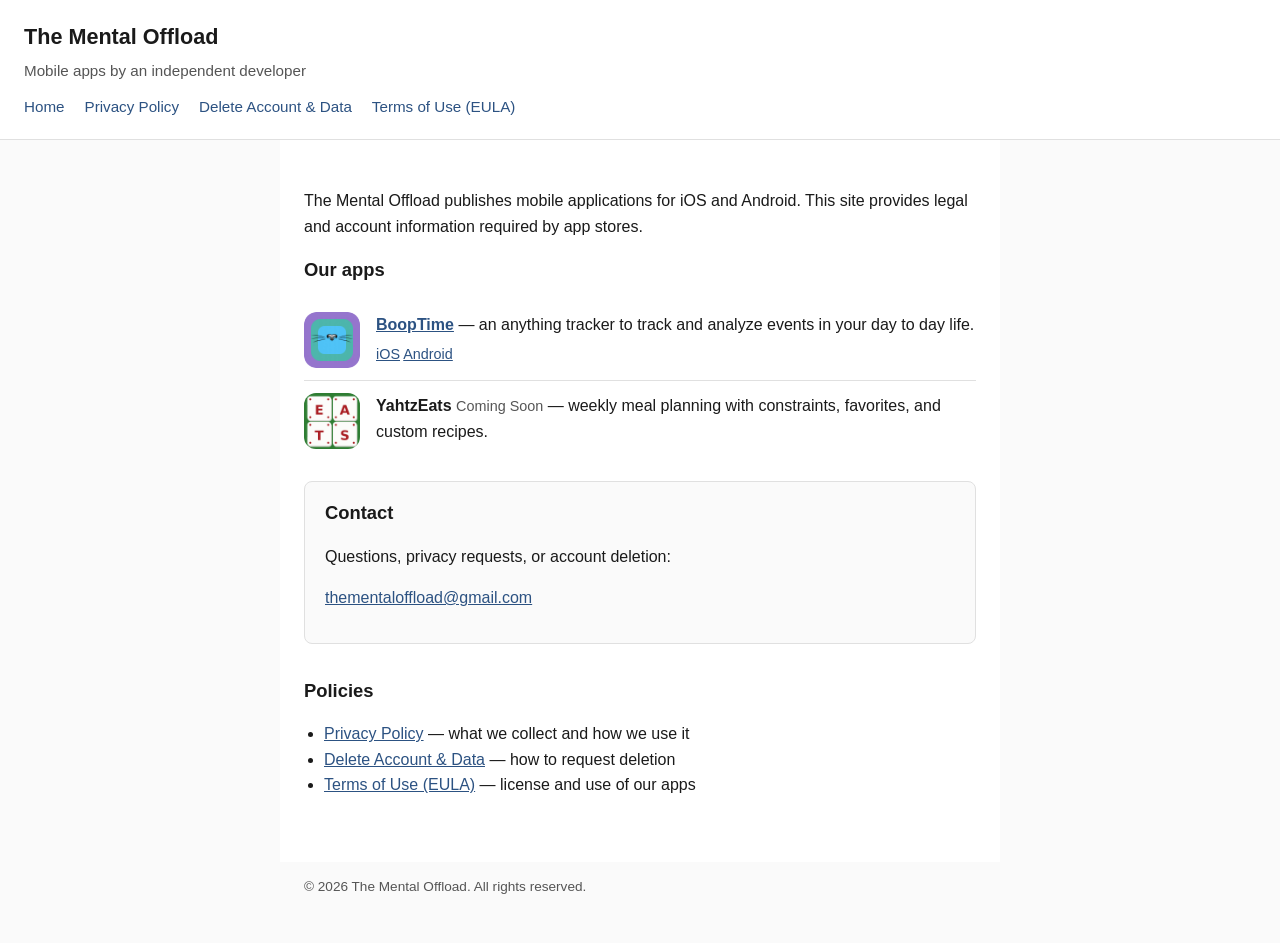
<file: index.html>
<!DOCTYPE html>
<html lang="en">
<head>
  <meta charset="utf-8">
  <meta name="viewport" content="width=device-width, initial-scale=1">
  <title>The Mental Offload</title>
  <link rel="stylesheet" href="styles.css">
</head>
<body>
  <header>
    <h1>The Mental Offload</h1>
    <p>Mobile apps by an independent developer</p>
    <nav>
      <a href="index.html">Home</a>
      <a href="privacy.html">Privacy Policy</a>
      <a href="delete-account.html">Delete Account &amp; Data</a>
      <a href="eula.html">Terms of Use (EULA)</a>
    </nav>
  </header>

  <main>
    <p>
      The Mental Offload publishes mobile applications for iOS and Android.
      This site provides legal and account information required by app stores.
    </p>

    <h2>Our apps</h2>
    <ul class="app-list">
      <li class="app-item">
        <img src="assets/booptime-icon.png" alt="" width="56" height="56" class="app-icon">
        <div class="app-info">
          <p class="app-name"><a href="booptime.html"><strong>BoopTime</strong></a> — an anything tracker to track and analyze events in your day to day life.</p>
          <p class="app-stores">
            <a href="https://apps.apple.com/us/app/booptime/id6761786374">iOS</a>
            <a href="https://play.google.com/store/apps/details?id=com.glishara.booptime">Android</a>
          </p>
        </div>
      </li>
      <li class="app-item">
        <img src="assets/yahtzeats-icon.png" alt="" width="56" height="56" class="app-icon">
        <div class="app-info">
          <p class="app-name"><strong>YahtzEats</strong> <span class="coming-soon">Coming Soon</span> — weekly meal planning with constraints, favorites, and custom recipes.</p>
        </div>
      </li>
    </ul>

    <div class="card">
      <h2>Contact</h2>
      <p>Questions, privacy requests, or account deletion:</p>
      <p><a href="mailto:thementaloffload@gmail.com">thementaloffload@gmail.com</a></p>
    </div>

    <h2>Policies</h2>
    <ul>
      <li><a href="privacy.html">Privacy Policy</a> — what we collect and how we use it</li>
      <li><a href="delete-account.html">Delete Account &amp; Data</a> — how to request deletion</li>
      <li><a href="eula.html">Terms of Use (EULA)</a> — license and use of our apps</li>
    </ul>
  </main>

  <footer>
    <p>&copy; 2026 The Mental Offload. All rights reserved.</p>
  </footer>
</body>
</html>
</file>
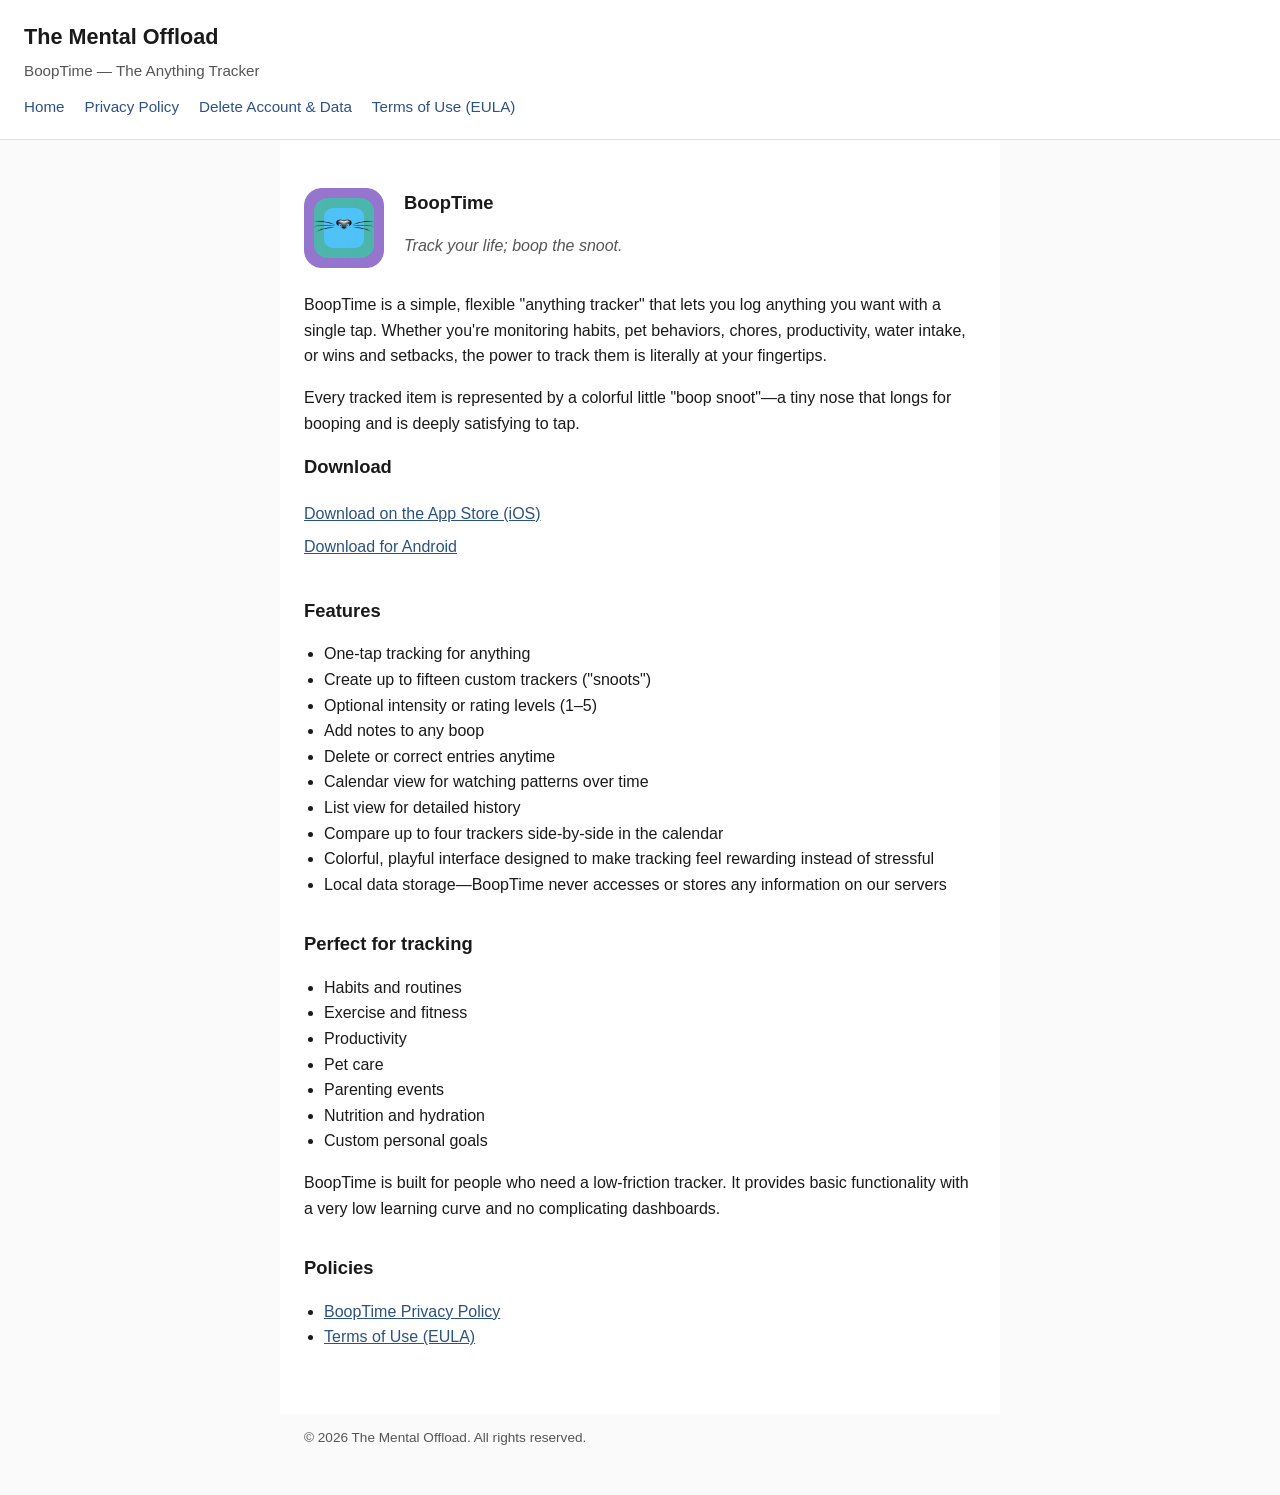
<file: booptime.html>
<!DOCTYPE html>
<html lang="en">
<head>
  <meta charset="utf-8">
  <meta name="viewport" content="width=device-width, initial-scale=1">
  <title>BoopTime — The Anything Tracker</title>
  <meta name="description" content="Track your life; boop the snoot. A simple, flexible anything tracker—log habits, chores, pet care, and more with a single tap.">
  <meta property="og:type" content="website">
  <meta property="og:title" content="BoopTime — The Anything Tracker">
  <meta property="og:description" content="Track your life; boop the snoot. A simple, flexible anything tracker - log habits, chores, pet care, and more with a single tap.">
  <meta property="og:image" content="https://glishara.github.io/thementaloffload/assets/booptime-icon.png">
  <meta property="og:url" content="https://glishara.github.io/thementaloffload/booptime.html">
  <meta name="twitter:card" content="summary">
  <meta name="twitter:title" content="BoopTime — The Anything Tracker">
  <meta name="twitter:description" content="Track your life; boop the snoot. A simple, flexible anything tracker - log habits, chores, pet care, and more with a single tap.">
  <meta name="twitter:image" content="https://glishara.github.io/thementaloffload/assets/booptime-icon.png">
  <link rel="stylesheet" href="styles.css">
</head>
<body>
  <header>
    <h1>The Mental Offload</h1>
    <p>BoopTime — The Anything Tracker</p>
    <nav>
      <a href="index.html">Home</a>
      <a href="privacy.html">Privacy Policy</a>
      <a href="delete-account.html">Delete Account &amp; Data</a>
      <a href="eula.html">Terms of Use (EULA)</a>
    </nav>
  </header>

  <main>

    <div class="app-detail">
      <img src="assets/booptime-icon.png" alt="" width="80" height="80" class="app-icon">
      <div>
        <h2>BoopTime</h2>
        <p class="tagline">Track your life; boop the snoot.</p>
      </div>
    </div>

    <p>
      BoopTime is a simple, flexible &quot;anything tracker&quot; that lets you log anything you want with a single tap.
      Whether you&apos;re monitoring habits, pet behaviors, chores, productivity, water intake, or wins and setbacks,
      the power to track them is literally at your fingertips.
    </p>
    <p>
      Every tracked item is represented by a colorful little &quot;boop snoot&quot;&mdash;a tiny nose that longs for
      booping and is deeply satisfying to tap.
    </p>

    <h2>Download</h2>
    <ul class="store-links">
      <li>
        <a href="https://apps.apple.com/us/app/booptime/id6761786374">Download on the App Store (iOS)</a>
      </li>
      <li>
        <a href="https://play.google.com/store/apps/details?id=com.glishara.booptime">Download for Android</a>
      </li>
    </ul>

    <h2>Features</h2>
    <ul>
      <li>One-tap tracking for anything</li>
      <li>Create up to fifteen custom trackers (&quot;snoots&quot;)</li>
      <li>Optional intensity or rating levels (1&ndash;5)</li>
      <li>Add notes to any boop</li>
      <li>Delete or correct entries anytime</li>
      <li>Calendar view for watching patterns over time</li>
      <li>List view for detailed history</li>
      <li>Compare up to four trackers side-by-side in the calendar</li>
      <li>Colorful, playful interface designed to make tracking feel rewarding instead of stressful</li>
      <li>Local data storage&mdash;BoopTime never accesses or stores any information on our servers</li>
    </ul>

    <h2>Perfect for tracking</h2>
    <ul>
      <li>Habits and routines</li>
      <li>Exercise and fitness</li>
      <li>Productivity</li>
      <li>Pet care</li>
      <li>Parenting events</li>
      <li>Nutrition and hydration</li>
      <li>Custom personal goals</li>
    </ul>

    <p>
      BoopTime is built for people who need a low-friction tracker. It provides basic functionality with a very low
      learning curve and no complicating dashboards.
    </p>

    <h2>Policies</h2>
    <ul>
      <li><a href="privacy-booptime.html">BoopTime Privacy Policy</a></li>
      <li><a href="eula.html">Terms of Use (EULA)</a></li>
    </ul>
  </main>

  <footer>
    <p>&copy; 2026 The Mental Offload. All rights reserved.</p>
  </footer>
</body>
</html>
</file>
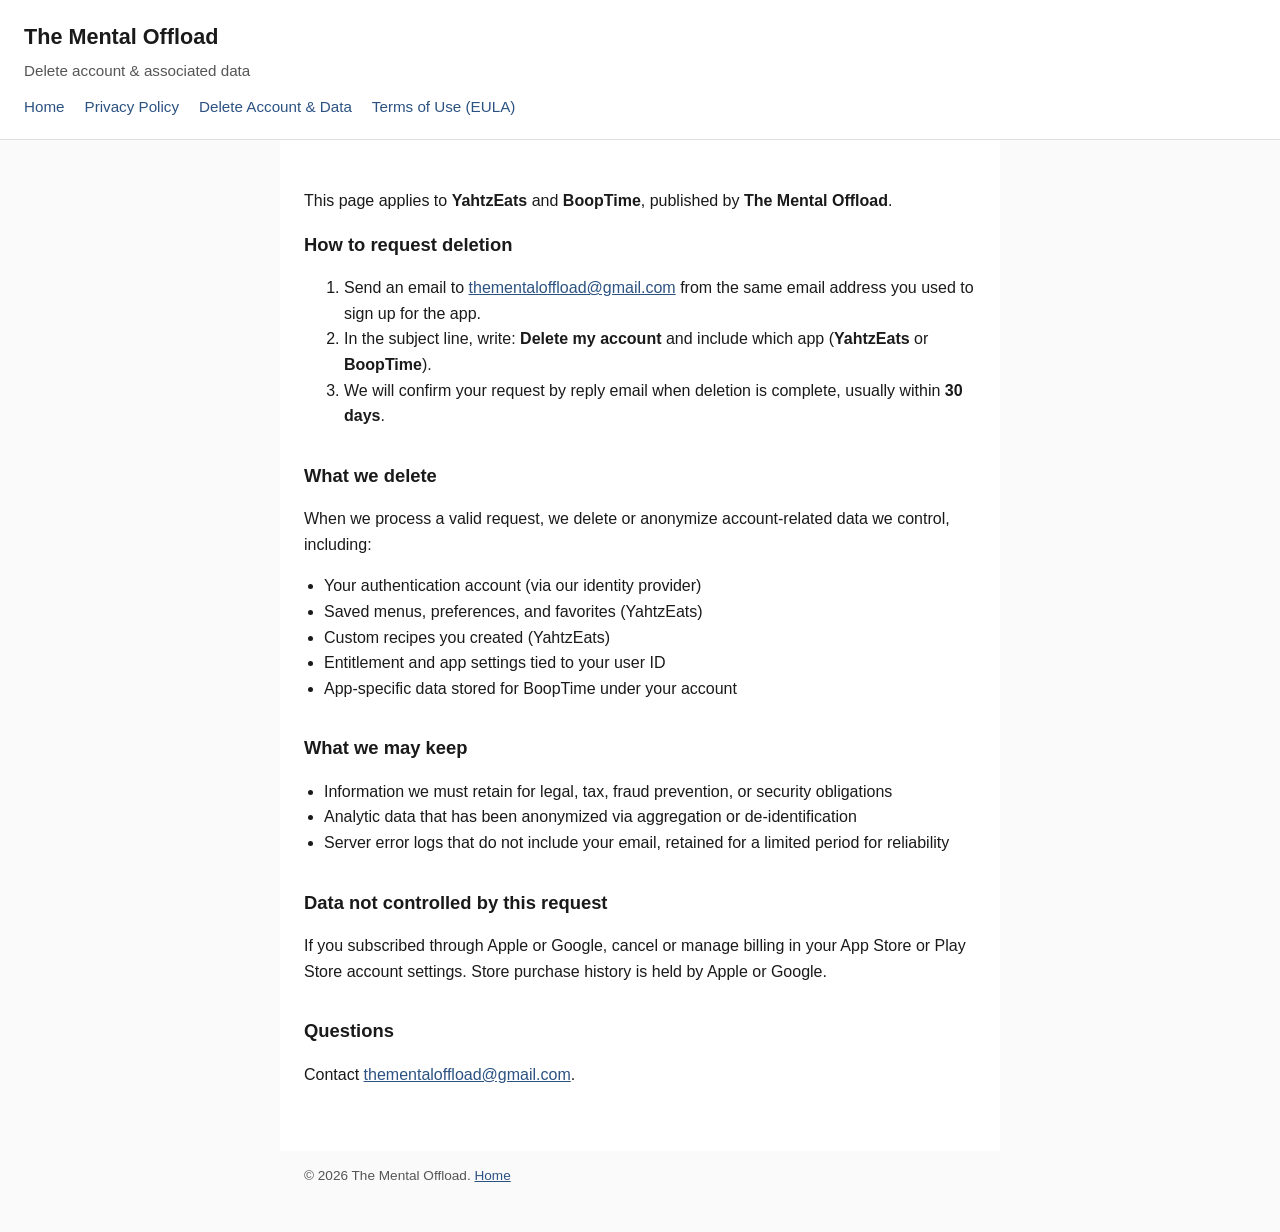
<file: delete-account.html>
<!DOCTYPE html>
<html lang="en">
<head>
  <meta charset="utf-8">
  <meta name="viewport" content="width=device-width, initial-scale=1">
  <title>Delete Account &amp; Data — The Mental Offload</title>
  <link rel="stylesheet" href="styles.css">
</head>
<body>
  <header>
    <h1>The Mental Offload</h1>
    <p>Delete account &amp; associated data</p>
    <nav>
      <a href="index.html">Home</a>
      <a href="privacy.html">Privacy Policy</a>
      <a href="delete-account.html">Delete Account &amp; Data</a>
      <a href="eula.html">Terms of Use (EULA)</a>
    </nav>
  </header>

  <main>
    <p>
      This page applies to <strong>YahtzEats</strong> and <strong>BoopTime</strong>,
      published by <strong>The Mental Offload</strong>.
    </p>

    <h2>How to request deletion</h2>
    <ol>
      <li>Send an email to <a href="mailto:thementaloffload@gmail.com">thementaloffload@gmail.com</a> from the same email address you used to sign up for the app.</li>
      <li>In the subject line, write: <strong>Delete my account</strong> and include which app (<strong>YahtzEats</strong> or <strong>BoopTime</strong>).</li>
      <li>We will confirm your request by reply email when deletion is complete, usually within <strong>30 days</strong>.</li>
    </ol>

    <h2>What we delete</h2>
    <p>When we process a valid request, we delete or anonymize account-related data we control, including:</p>
    <ul>
      <li>Your authentication account (via our identity provider)</li>
      <li>Saved menus, preferences, and favorites (YahtzEats)</li>
      <li>Custom recipes you created (YahtzEats)</li>
      <li>Entitlement and app settings tied to your user ID</li>
      <li>App-specific data stored for BoopTime under your account</li>
    </ul>

    <h2>What we may keep</h2>
    <ul>
      <li>Information we must retain for legal, tax, fraud prevention, or security obligations</li>
      <li>Analytic data that has been anonymized via aggregation or de-identification</li>
      <li>Server error logs that do not include your email, retained for a limited period for reliability</li>
    </ul>

    <h2>Data not controlled by this request</h2>
    <p>
      If you subscribed through Apple or Google, cancel or manage billing in your
      App Store or Play Store account settings. Store purchase history is held by Apple or Google.
    </p>

    <h2>Questions</h2>
    <p>Contact <a href="mailto:thementaloffload@gmail.com">thementaloffload@gmail.com</a>.</p>
  </main>

  <footer>
    <p>&copy; 2026 The Mental Offload. <a href="index.html">Home</a></p>
  </footer>
</body>
</html>
</file>
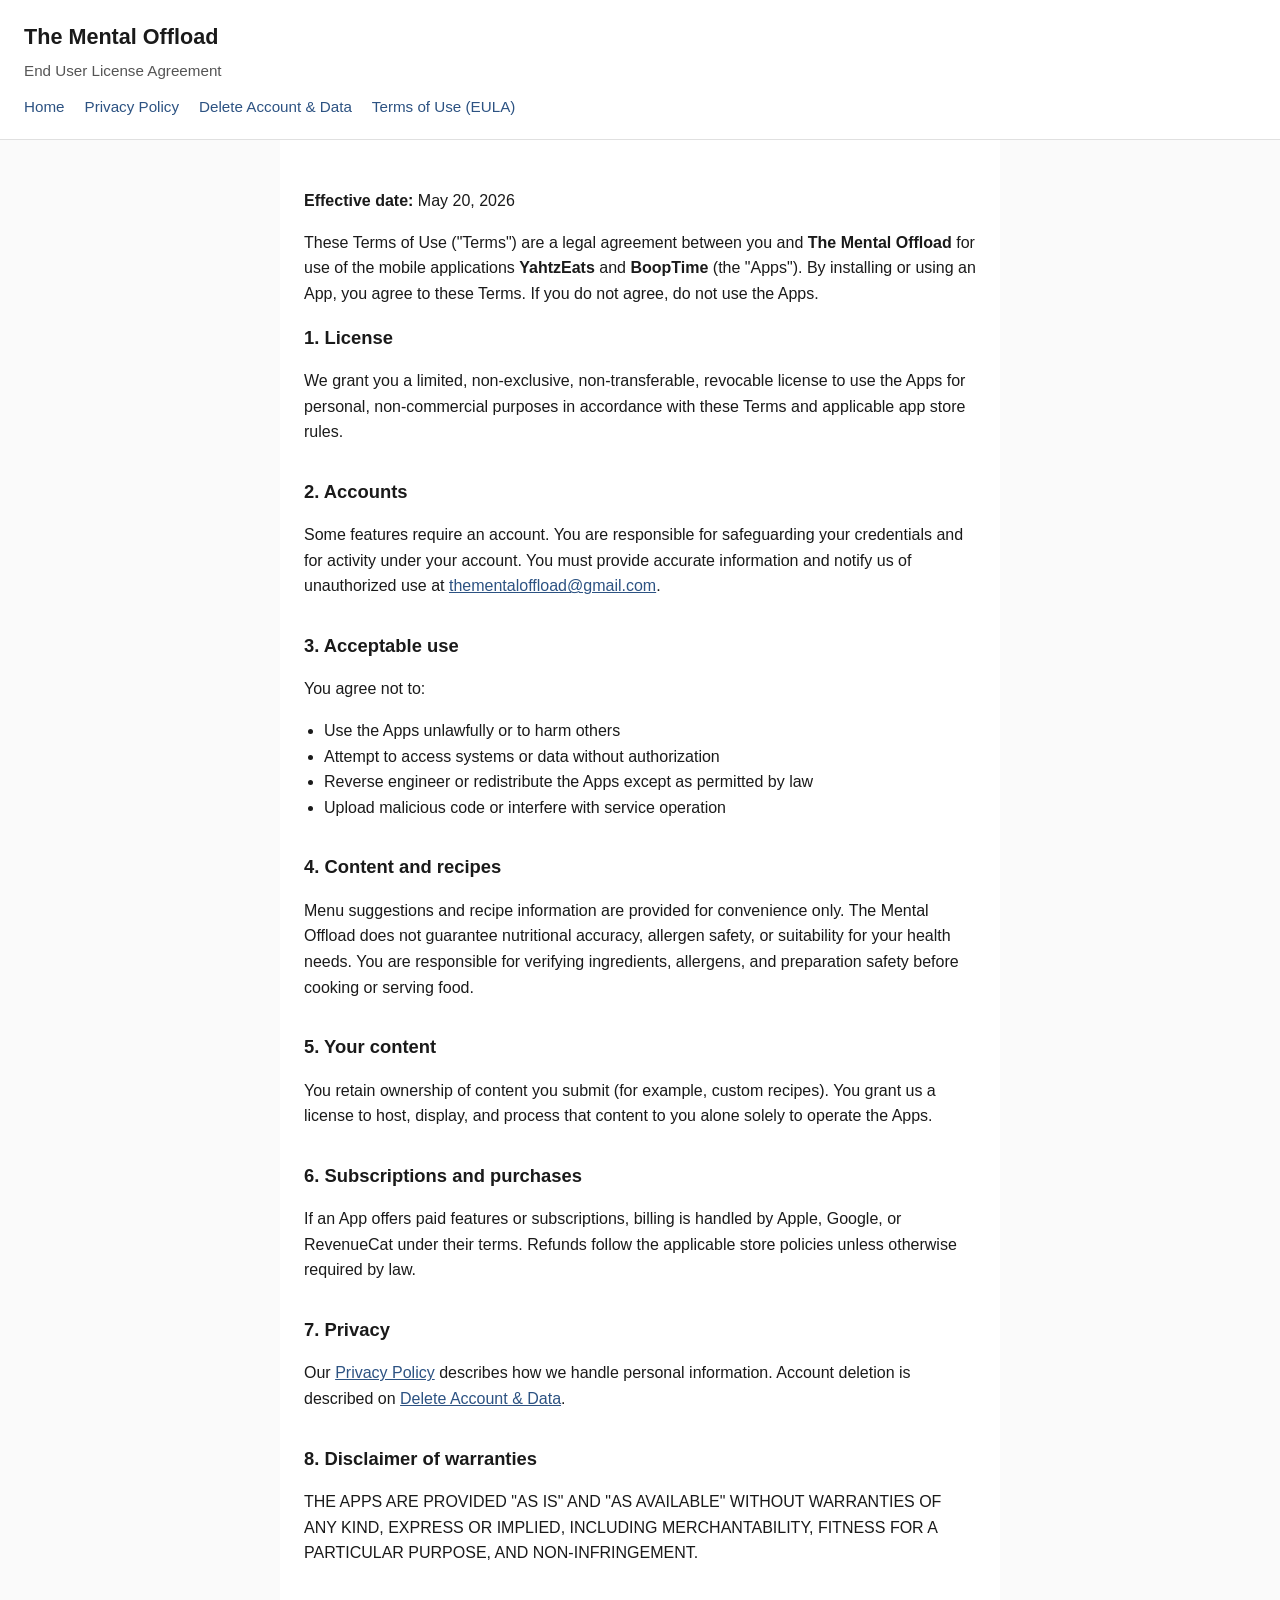
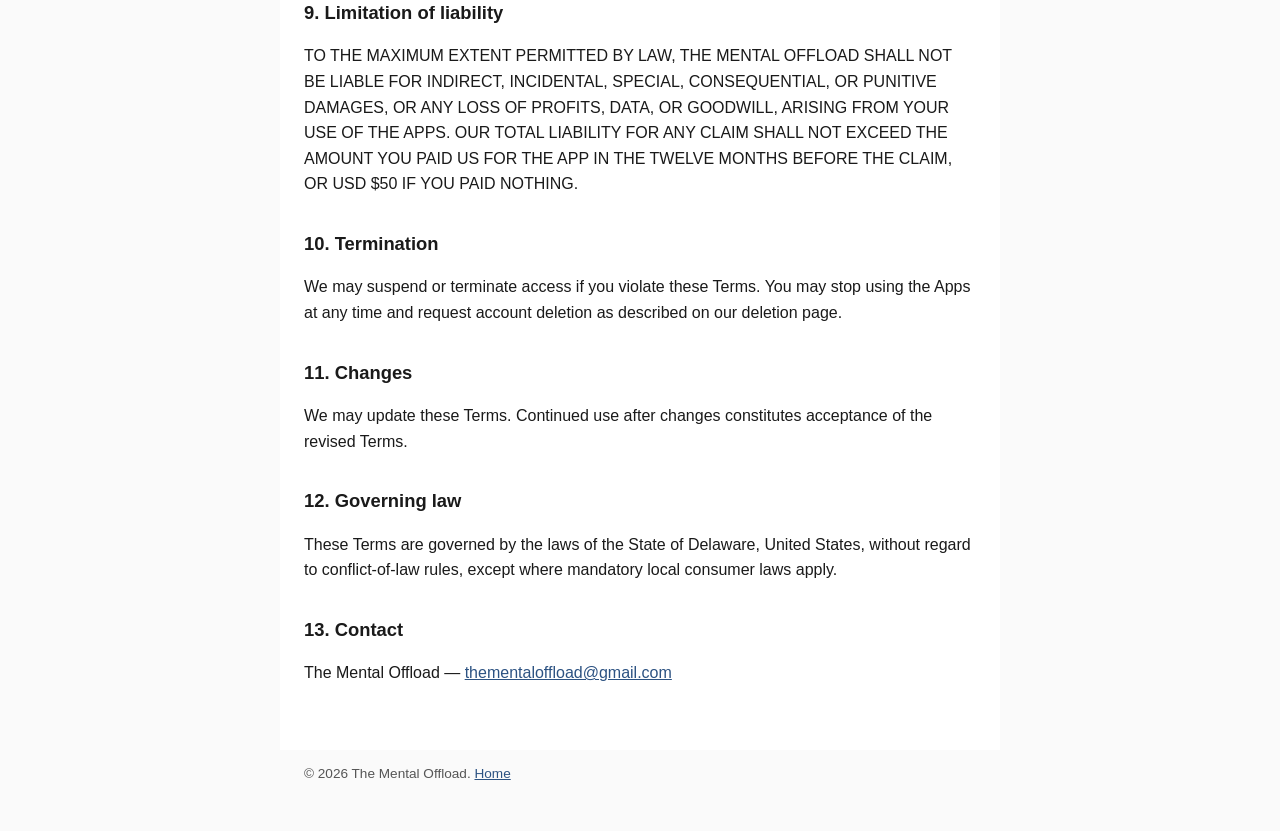
<file: eula.html>
<!DOCTYPE html>
<html lang="en">
<head>
  <meta charset="utf-8">
  <meta name="viewport" content="width=device-width, initial-scale=1">
  <title>Terms of Use (EULA) — The Mental Offload</title>
  <link rel="stylesheet" href="styles.css">
</head>
<body>
  <header>
    <h1>The Mental Offload</h1>
    <p>End User License Agreement</p>
    <nav>
      <a href="index.html">Home</a>
      <a href="privacy.html">Privacy Policy</a>
      <a href="delete-account.html">Delete Account &amp; Data</a>
      <a href="eula.html">Terms of Use (EULA)</a>
    </nav>
  </header>

  <main>
    <p><strong>Effective date:</strong> May 20, 2026</p>
    <p>
      These Terms of Use (&quot;Terms&quot;) are a legal agreement between you and
      <strong>The Mental Offload</strong> for use of the mobile applications
      <strong>YahtzEats</strong> and <strong>BoopTime</strong> (the &quot;Apps&quot;).
      By installing or using an App, you agree to these Terms. If you do not agree, do not use the Apps.
    </p>

    <h2>1. License</h2>
    <p>
      We grant you a limited, non-exclusive, non-transferable, revocable license to use the Apps
      for personal, non-commercial purposes in accordance with these Terms and applicable app store rules.
    </p>

    <h2>2. Accounts</h2>
    <p>
      Some features require an account. You are responsible for safeguarding your credentials and for activity under your account.
      You must provide accurate information and notify us of unauthorized use at
      <a href="mailto:thementaloffload@gmail.com">thementaloffload@gmail.com</a>.
    </p>

    <h2>3. Acceptable use</h2>
    <p>You agree not to:</p>
    <ul>
      <li>Use the Apps unlawfully or to harm others</li>
      <li>Attempt to access systems or data without authorization</li>
      <li>Reverse engineer or redistribute the Apps except as permitted by law</li>
      <li>Upload malicious code or interfere with service operation</li>
    </ul>

    <h2>4. Content and recipes</h2>
    <p>
      Menu suggestions and recipe information are provided for convenience only.
      The Mental Offload does not guarantee nutritional accuracy, allergen safety, or suitability for your health needs.
      You are responsible for verifying ingredients, allergens, and preparation safety before cooking or serving food.
    </p>

    <h2>5. Your content</h2>
    <p>
      You retain ownership of content you submit (for example, custom recipes).
      You grant us a license to host, display, and process that content to you alone solely to operate the Apps.
    </p>

    <h2>6. Subscriptions and purchases</h2>
    <p>
      If an App offers paid features or subscriptions, billing is handled by Apple, Google, or RevenueCat under their terms.
      Refunds follow the applicable store policies unless otherwise required by law.
    </p>

    <h2>7. Privacy</h2>
    <p>
      Our <a href="privacy.html">Privacy Policy</a> describes how we handle personal information.
      Account deletion is described on <a href="delete-account.html">Delete Account &amp; Data</a>.
    </p>

    <h2>8. Disclaimer of warranties</h2>
    <p>
      THE APPS ARE PROVIDED &quot;AS IS&quot; AND &quot;AS AVAILABLE&quot; WITHOUT WARRANTIES OF ANY KIND,
      EXPRESS OR IMPLIED, INCLUDING MERCHANTABILITY, FITNESS FOR A PARTICULAR PURPOSE, AND NON-INFRINGEMENT.
    </p>

    <h2>9. Limitation of liability</h2>
    <p>
      TO THE MAXIMUM EXTENT PERMITTED BY LAW, THE MENTAL OFFLOAD SHALL NOT BE LIABLE FOR INDIRECT,
      INCIDENTAL, SPECIAL, CONSEQUENTIAL, OR PUNITIVE DAMAGES, OR ANY LOSS OF PROFITS, DATA, OR GOODWILL,
      ARISING FROM YOUR USE OF THE APPS. OUR TOTAL LIABILITY FOR ANY CLAIM SHALL NOT EXCEED THE AMOUNT
      YOU PAID US FOR THE APP IN THE TWELVE MONTHS BEFORE THE CLAIM, OR USD $50 IF YOU PAID NOTHING.
    </p>

    <h2>10. Termination</h2>
    <p>
      We may suspend or terminate access if you violate these Terms.
      You may stop using the Apps at any time and request account deletion as described on our deletion page.
    </p>

    <h2>11. Changes</h2>
    <p>We may update these Terms. Continued use after changes constitutes acceptance of the revised Terms.</p>

    <h2>12. Governing law</h2>
    <p>
      These Terms are governed by the laws of the State of Delaware, United States, without regard to conflict-of-law rules,
      except where mandatory local consumer laws apply.
    </p>

    <h2>13. Contact</h2>
    <p>The Mental Offload — <a href="mailto:thementaloffload@gmail.com">thementaloffload@gmail.com</a></p>
  </main>

  <footer>
    <p>&copy; 2026 The Mental Offload. <a href="index.html">Home</a></p>
  </footer>
</body>
</html>
</file>
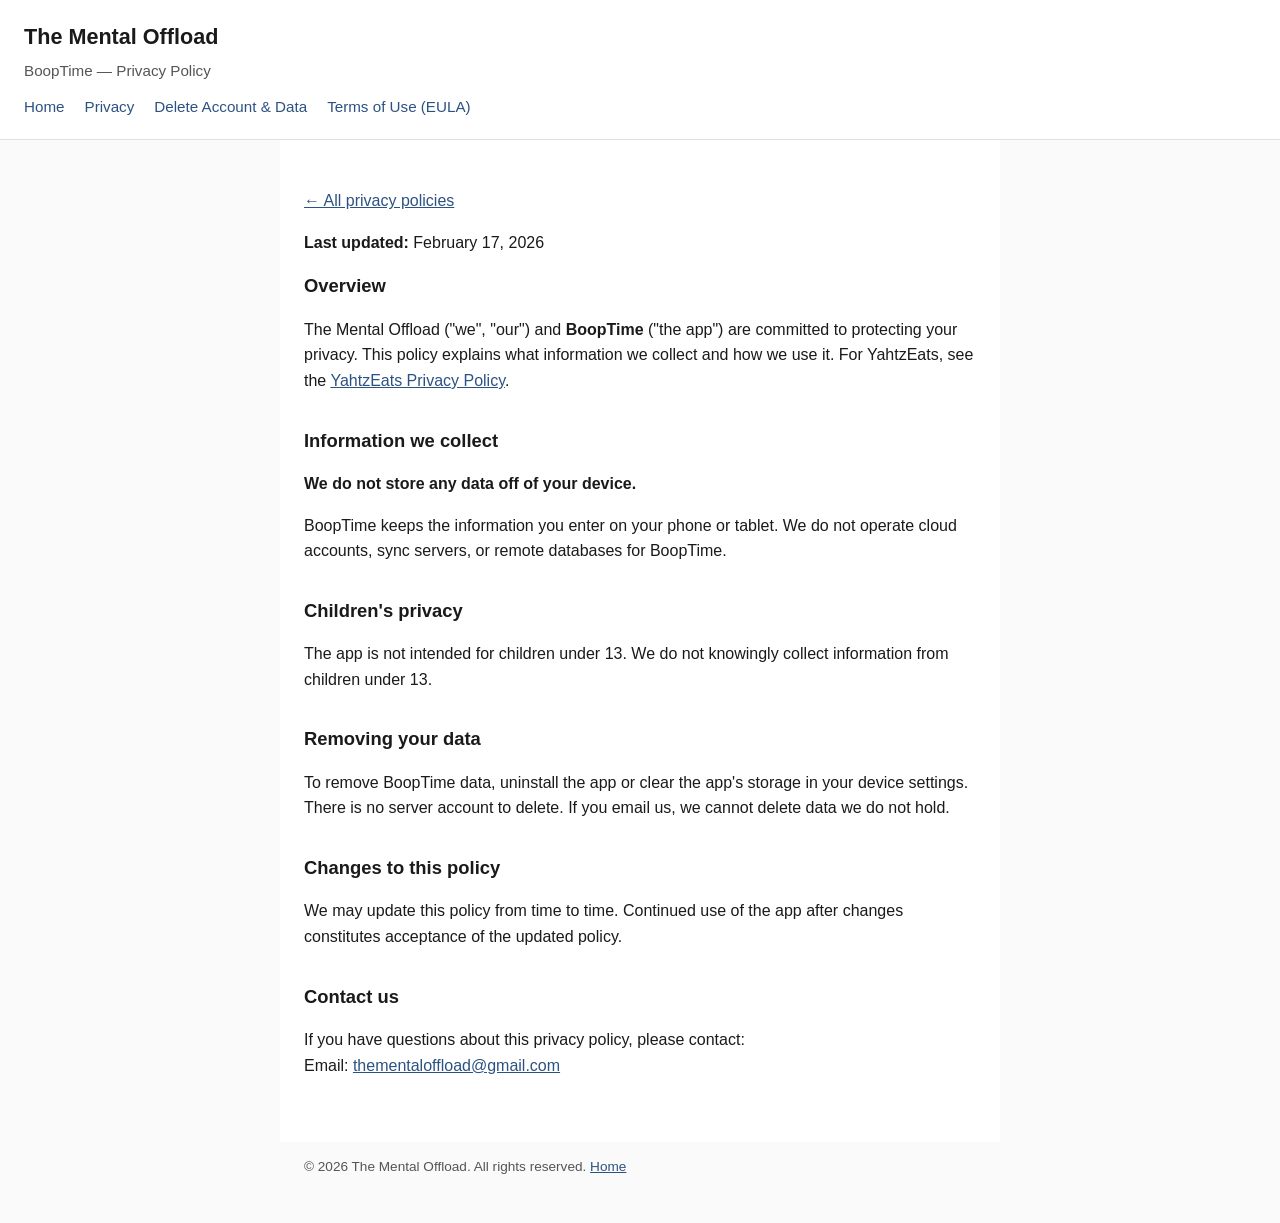
<file: privacy-booptime.html>
<!DOCTYPE html>
<html lang="en">
<head>
  <meta charset="utf-8">
  <meta name="viewport" content="width=device-width, initial-scale=1">
  <title>BoopTime Privacy Policy — The Mental Offload</title>
  <link rel="stylesheet" href="styles.css">
</head>
<body>
  <header>
    <h1>The Mental Offload</h1>
    <p>BoopTime — Privacy Policy</p>
    <nav>
      <a href="index.html">Home</a>
      <a href="privacy.html">Privacy</a>
      <a href="delete-account.html">Delete Account &amp; Data</a>
      <a href="eula.html">Terms of Use (EULA)</a>
    </nav>
  </header>

  <main>
    <p><a href="privacy.html">&larr; All privacy policies</a></p>
    <p><strong>Last updated:</strong> February 17, 2026</p>

    <h2>Overview</h2>
    <p>
      The Mental Offload (&quot;we&quot;, &quot;our&quot;) and <strong>BoopTime</strong> (&quot;the app&quot;)
      are committed to protecting your privacy. This policy explains what information we collect and how we use it.
      For YahtzEats, see the <a href="privacy-yahtzeats.html">YahtzEats Privacy Policy</a>.
    </p>

    <h2>Information we collect</h2>
    <p><strong>We do not store any data off of your device.</strong></p>
    <p>
      BoopTime keeps the information you enter on your phone or tablet. We do not operate cloud accounts,
      sync servers, or remote databases for BoopTime.
    </p>

    <h2>Children&apos;s privacy</h2>
    <p>
      The app is not intended for children under 13. We do not knowingly collect information from children under 13.
    </p>

    <h2>Removing your data</h2>
    <p>
      To remove BoopTime data, uninstall the app or clear the app&apos;s storage in your device settings.
      There is no server account to delete. If you email us, we cannot delete data we do not hold.
    </p>

    <h2>Changes to this policy</h2>
    <p>
      We may update this policy from time to time. Continued use of the app after changes constitutes acceptance of the updated policy.
    </p>

    <h2>Contact us</h2>
    <p>
      If you have questions about this privacy policy, please contact:<br>
      Email: <a href="mailto:thementaloffload@gmail.com">thementaloffload@gmail.com</a>
    </p>
  </main>

  <footer>
    <p>&copy; 2026 The Mental Offload. All rights reserved. <a href="index.html">Home</a></p>
  </footer>
</body>
</html>
</file>
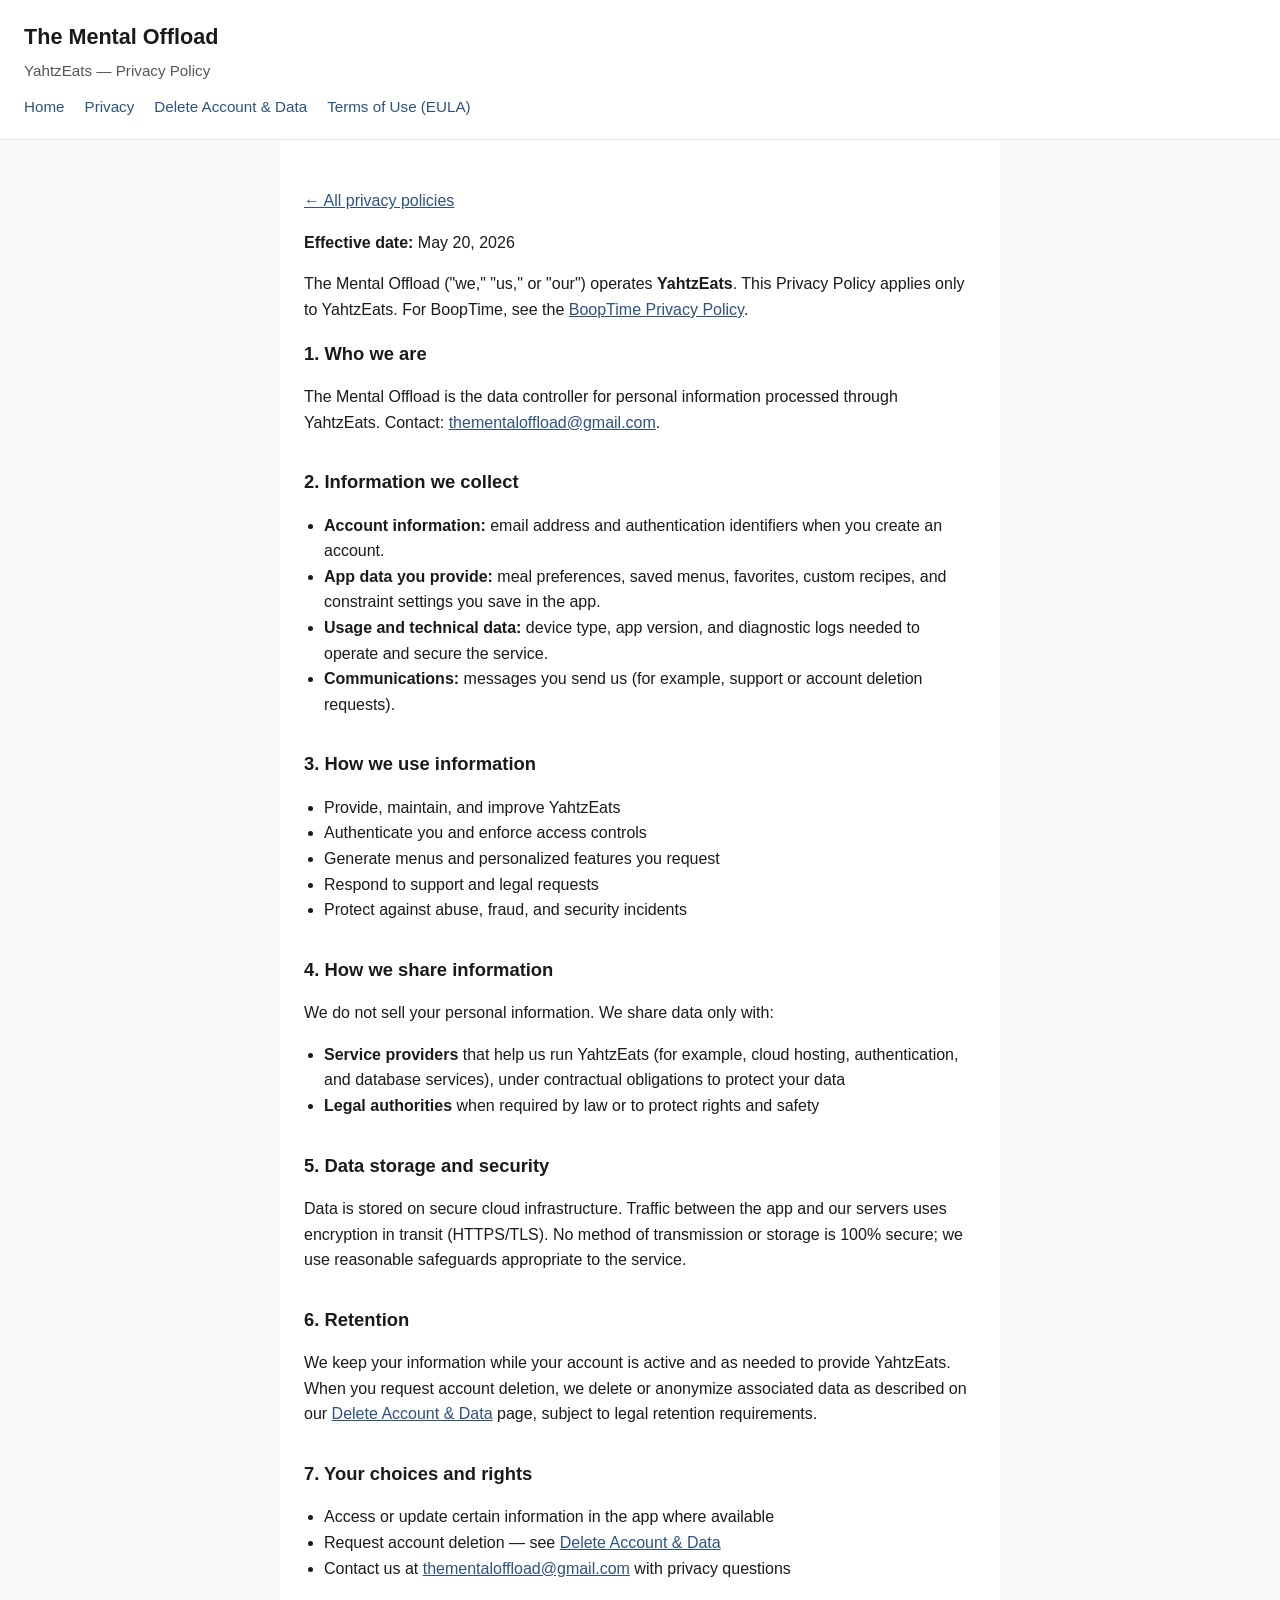
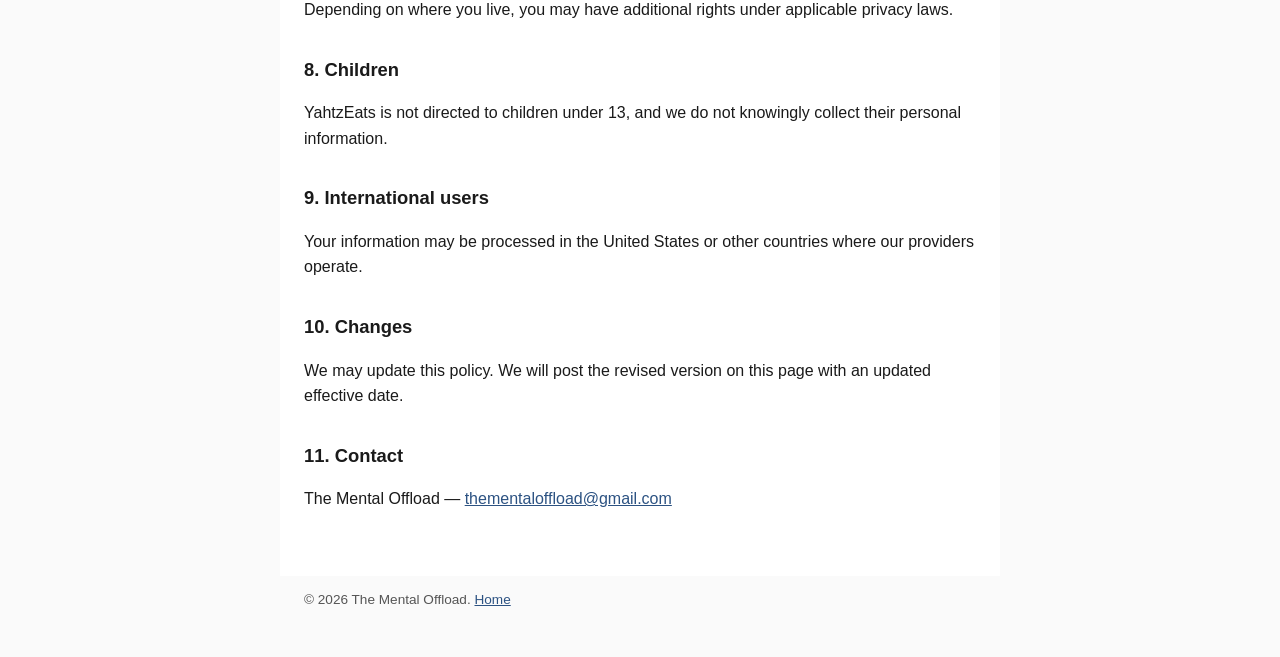
<file: privacy-yahtzeats.html>
<!DOCTYPE html>
<html lang="en">
<head>
  <meta charset="utf-8">
  <meta name="viewport" content="width=device-width, initial-scale=1">
  <title>YahtzEats Privacy Policy — The Mental Offload</title>
  <link rel="stylesheet" href="styles.css">
</head>
<body>
  <header>
    <h1>The Mental Offload</h1>
    <p>YahtzEats — Privacy Policy</p>
    <nav>
      <a href="index.html">Home</a>
      <a href="privacy.html">Privacy</a>
      <a href="delete-account.html">Delete Account &amp; Data</a>
      <a href="eula.html">Terms of Use (EULA)</a>
    </nav>
  </header>

  <main>
    <p><a href="privacy.html">&larr; All privacy policies</a></p>
    <p><strong>Effective date:</strong> May 20, 2026</p>
    <p>
      The Mental Offload (&quot;we,&quot; &quot;us,&quot; or &quot;our&quot;) operates
      <strong>YahtzEats</strong>. This Privacy Policy applies only to YahtzEats.
      For BoopTime, see the <a href="privacy-booptime.html">BoopTime Privacy Policy</a>.
    </p>

    <h2>1. Who we are</h2>
    <p>
      The Mental Offload is the data controller for personal information processed through YahtzEats.
      Contact: <a href="mailto:thementaloffload@gmail.com">thementaloffload@gmail.com</a>.
    </p>

    <h2>2. Information we collect</h2>
    <ul>
      <li><strong>Account information:</strong> email address and authentication identifiers when you create an account.</li>
      <li><strong>App data you provide:</strong> meal preferences, saved menus, favorites, custom recipes, and constraint settings you save in the app.</li>
      <li><strong>Usage and technical data:</strong> device type, app version, and diagnostic logs needed to operate and secure the service.</li>
      <li><strong>Communications:</strong> messages you send us (for example, support or account deletion requests).</li>
    </ul>

    <h2>3. How we use information</h2>
    <ul>
      <li>Provide, maintain, and improve YahtzEats</li>
      <li>Authenticate you and enforce access controls</li>
      <li>Generate menus and personalized features you request</li>
      <li>Respond to support and legal requests</li>
      <li>Protect against abuse, fraud, and security incidents</li>
    </ul>

    <h2>4. How we share information</h2>
    <p>We do not sell your personal information. We share data only with:</p>
    <ul>
      <li><strong>Service providers</strong> that help us run YahtzEats (for example, cloud hosting, authentication, and database services), under contractual obligations to protect your data</li>
      <li><strong>Legal authorities</strong> when required by law or to protect rights and safety</li>
    </ul>

    <h2>5. Data storage and security</h2>
    <p>
      Data is stored on secure cloud infrastructure. Traffic between the app and our servers uses encryption in transit (HTTPS/TLS).
      No method of transmission or storage is 100% secure; we use reasonable safeguards appropriate to the service.
    </p>

    <h2>6. Retention</h2>
    <p>
      We keep your information while your account is active and as needed to provide YahtzEats.
      When you request account deletion, we delete or anonymize associated data as described on our
      <a href="delete-account.html">Delete Account &amp; Data</a> page, subject to legal retention requirements.
    </p>

    <h2>7. Your choices and rights</h2>
    <ul>
      <li>Access or update certain information in the app where available</li>
      <li>Request account deletion — see <a href="delete-account.html">Delete Account &amp; Data</a></li>
      <li>Contact us at <a href="mailto:thementaloffload@gmail.com">thementaloffload@gmail.com</a> with privacy questions</li>
    </ul>
    <p>Depending on where you live, you may have additional rights under applicable privacy laws.</p>

    <h2>8. Children</h2>
    <p>YahtzEats is not directed to children under 13, and we do not knowingly collect their personal information.</p>

    <h2>9. International users</h2>
    <p>Your information may be processed in the United States or other countries where our providers operate.</p>

    <h2>10. Changes</h2>
    <p>We may update this policy. We will post the revised version on this page with an updated effective date.</p>

    <h2>11. Contact</h2>
    <p>The Mental Offload — <a href="mailto:thementaloffload@gmail.com">thementaloffload@gmail.com</a></p>
  </main>

  <footer>
    <p>&copy; 2026 The Mental Offload. <a href="index.html">Home</a></p>
  </footer>
</body>
</html>
</file>
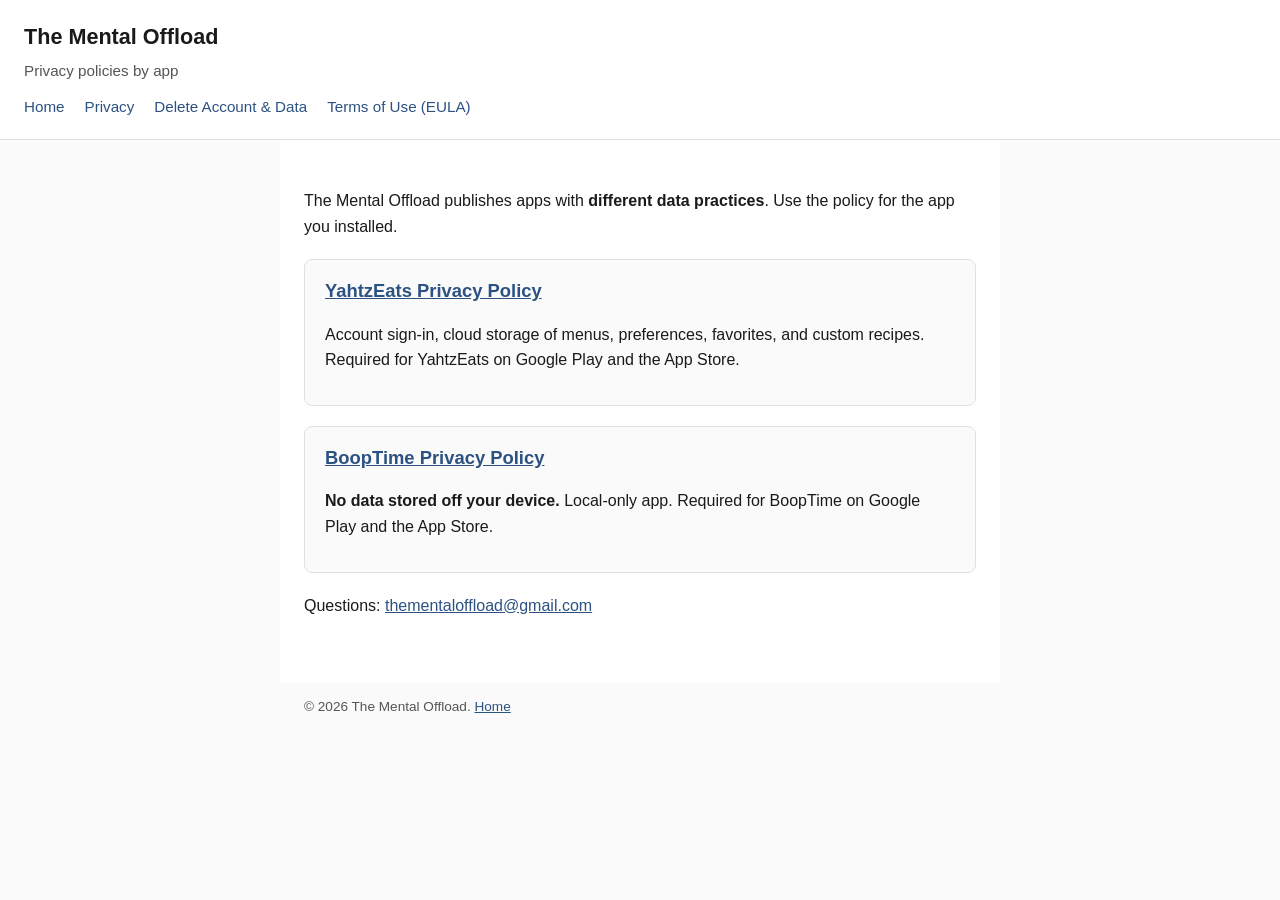
<file: privacy.html>
<!DOCTYPE html>
<html lang="en">
<head>
  <meta charset="utf-8">
  <meta name="viewport" content="width=device-width, initial-scale=1">
  <title>Privacy Policies — The Mental Offload</title>
  <link rel="stylesheet" href="styles.css">
</head>
<body>
  <header>
    <h1>The Mental Offload</h1>
    <p>Privacy policies by app</p>
    <nav>
      <a href="index.html">Home</a>
      <a href="privacy.html">Privacy</a>
      <a href="delete-account.html">Delete Account &amp; Data</a>
      <a href="eula.html">Terms of Use (EULA)</a>
    </nav>
  </header>

  <main>
    <p>
      The Mental Offload publishes apps with <strong>different data practices</strong>.
      Use the policy for the app you installed.
    </p>

    <div class="card">
      <h2><a href="privacy-yahtzeats.html">YahtzEats Privacy Policy</a></h2>
      <p>
        Account sign-in, cloud storage of menus, preferences, favorites, and custom recipes.
        Required for YahtzEats on Google Play and the App Store.
      </p>
    </div>

    <div class="card">
      <h2><a href="privacy-booptime.html">BoopTime Privacy Policy</a></h2>
      <p>
        <strong>No data stored off your device.</strong> Local-only app.
        Required for BoopTime on Google Play and the App Store.
      </p>
    </div>

    <p>Questions: <a href="mailto:thementaloffload@gmail.com">thementaloffload@gmail.com</a></p>
  </main>

  <footer>
    <p>&copy; 2026 The Mental Offload. <a href="index.html">Home</a></p>
  </footer>
</body>
</html>
</file>
<file: styles.css>
:root {
  --text: #1a1a1a;
  --muted: #555;
  --border: #e0e0e0;
  --bg: #fafafa;
  --accent: #2c5282;
}

* {
  box-sizing: border-box;
}

body {
  margin: 0;
  font-family: -apple-system, BlinkMacSystemFont, "Segoe UI", Roboto, Helvetica, Arial, sans-serif;
  line-height: 1.6;
  color: var(--text);
  background: var(--bg);
}

header {
  background: #fff;
  border-bottom: 1px solid var(--border);
  padding: 1.25rem 1.5rem;
}

header h1 {
  margin: 0;
  font-size: 1.35rem;
}

header p {
  margin: 0.25rem 0 0;
  color: var(--muted);
  font-size: 0.95rem;
}

nav {
  margin-top: 0.75rem;
  display: flex;
  flex-wrap: wrap;
  gap: 0.5rem 1.25rem;
}

nav a {
  color: var(--accent);
  text-decoration: none;
  font-size: 0.95rem;
}

nav a:hover {
  text-decoration: underline;
}

main {
  max-width: 720px;
  margin: 0 auto;
  padding: 2rem 1.5rem 3rem;
  background: #fff;
  min-height: 60vh;
}

footer {
  max-width: 720px;
  margin: 0 auto;
  padding: 0 1.5rem 2rem;
  color: var(--muted);
  font-size: 0.85rem;
}

h2 {
  font-size: 1.15rem;
  margin-top: 2rem;
}

h2:first-of-type {
  margin-top: 0;
}

ul {
  padding-left: 1.25rem;
}

a {
  color: var(--accent);
}

.card {
  background: var(--bg);
  border: 1px solid var(--border);
  border-radius: 8px;
  padding: 1rem 1.25rem;
  margin: 1.25rem 0;
}

.card h2 {
  margin-top: 0;
}

.app-list {
  list-style: none;
  padding: 0;
  margin: 0;
}

.app-item {
  display: flex;
  gap: 1rem;
  align-items: flex-start;
  padding: 0.75rem 0;
}

.app-item + .app-item {
  border-top: 1px solid var(--border);
}

.app-icon {
  flex-shrink: 0;
  border-radius: 12px;
}

.app-info {
  flex: 1;
  min-width: 0;
}

.app-name {
  margin: 0;
}

.app-stores {
  margin: 0.35rem 0 0;
  font-size: 0.9rem;
}

.app-stores a + .coming-soon::before,
.store-links .coming-soon::before {
  content: "·";
  margin: 0 0.35rem;
  color: var(--muted);
}

.coming-soon {
  color: var(--muted);
  font-size: 0.9rem;
}

.app-detail {
  display: flex;
  gap: 1.25rem;
  align-items: flex-start;
  margin: 1rem 0 1.5rem;
}

.app-detail h2 {
  margin-top: 0;
}

.app-detail p {
  margin: 0.25rem 0 0;
}

.tagline {
  color: var(--muted);
  font-style: italic;
}

.store-links {
  list-style: none;
  padding: 0;
  margin: 0;
}

.store-links li {
  padding: 0.25rem 0;
}
</file>
